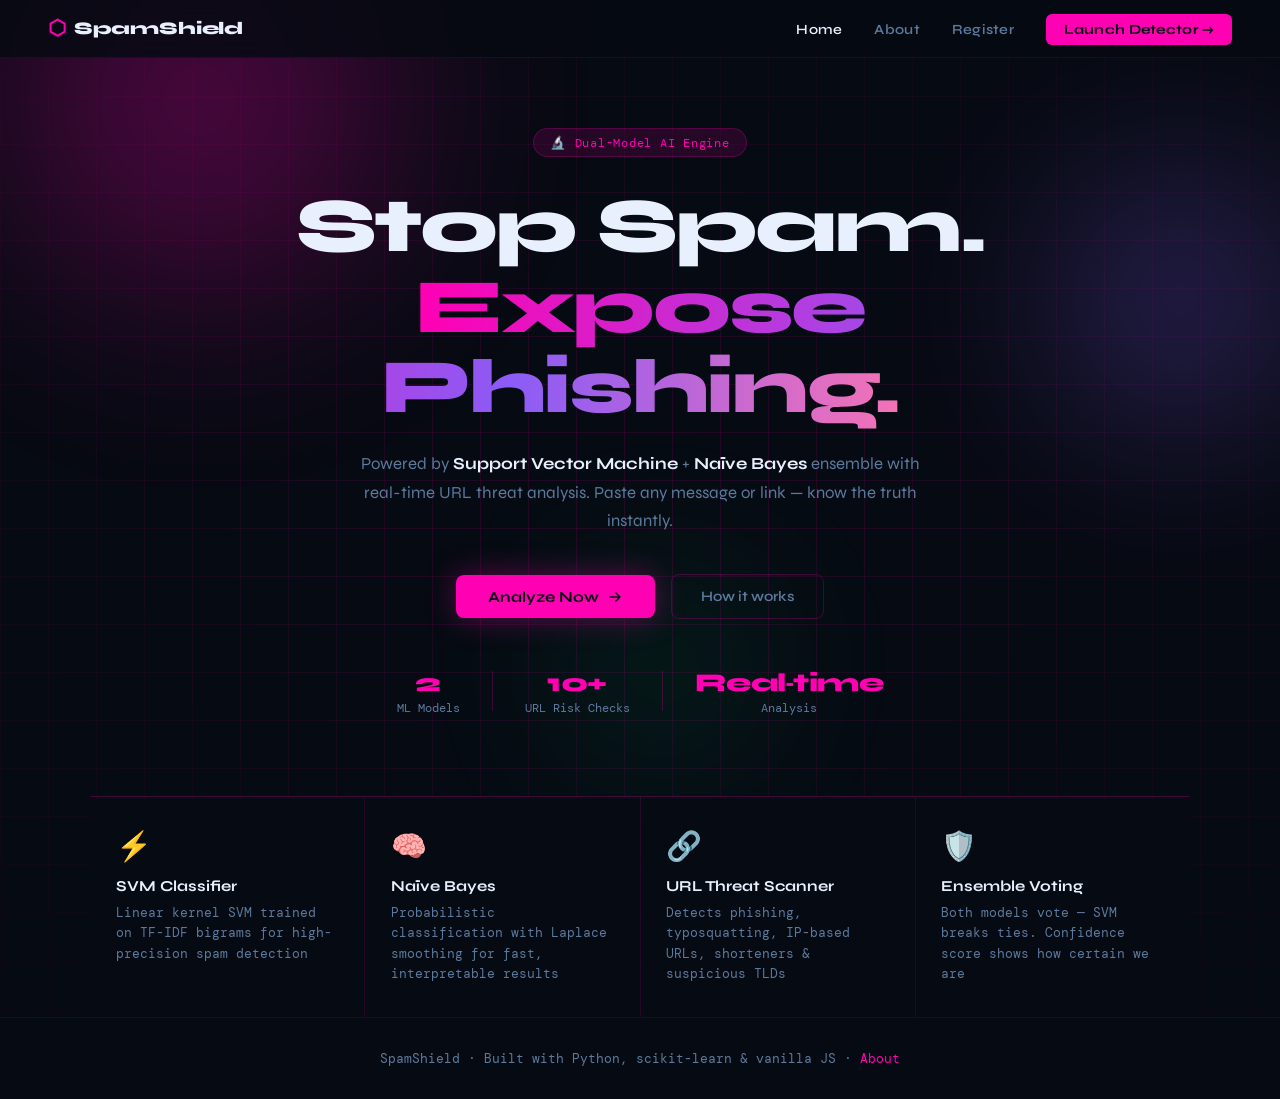
<file: frontend/index.html>
<!DOCTYPE html>
<html lang="en">
<head>
  <meta charset="UTF-8">
  <meta name="viewport" content="width=device-width, initial-scale=1.0">
  <title>SpamShield — AI Spam & Phishing Detector</title>
  <link rel="stylesheet" href="css/style.css">
  <link rel="preconnect" href="https://fonts.googleapis.com">
  <link href="https://fonts.googleapis.com/css2?family=Syne:wght@400;600;700;800&family=DM+Mono:wght@400;500&display=swap" rel="stylesheet">
</head>
<body>

  <!-- NAV -->
  <nav class="nav">
    <a href="index.html" class="nav-logo">
      <span class="logo-icon">⬡</span> SpamShield
    </a>
    <ul class="nav-links">
      <li><a href="index.html" class="active">Home</a></li>
      <li><a href="pages/about.html">About</a></li>
      <li><a href="pages/registration.html">Register</a></li>
      <li><a href="pages/chatbot.html" class="nav-cta">Launch Detector →</a></li>
    </ul>
  </nav>

  <!-- HERO -->
  <section class="hero">
    <div class="hero-bg">
      <div class="grid-overlay"></div>
      <div class="orb orb-1"></div>
      <div class="orb orb-2"></div>
      <div class="orb orb-3"></div>
    </div>
    <div class="hero-inner">
      <div class="pill">🔬 Dual-Model AI Engine</div>
      <h1 class="hero-title">
        Stop Spam.<br>
        <span class="gradient-text">Expose Phishing.</span>
      </h1>
      <p class="hero-sub">
        Powered by <strong>Support Vector Machine</strong> + <strong>Naïve Bayes</strong> ensemble 
        with real-time URL threat analysis. Paste any message or link — know the truth instantly.
      </p>
      <div class="hero-actions">
        <a href="pages/chatbot.html" class="btn-primary">
          <span>Analyze Now</span>
          <svg width="16" height="16" viewBox="0 0 16 16" fill="none"><path d="M3 8h10M9 4l4 4-4 4" stroke="currentColor" stroke-width="1.5" stroke-linecap="round" stroke-linejoin="round"/></svg>
        </a>
        <a href="pages/about.html" class="btn-ghost">How it works</a>
      </div>

      <div class="stat-row">
        <div class="stat">
          <div class="stat-num">2</div>
          <div class="stat-label">ML Models</div>
        </div>
        <div class="stat-divider"></div>
        <div class="stat">
          <div class="stat-num">10+</div>
          <div class="stat-label">URL Risk Checks</div>
        </div>
        <div class="stat-divider"></div>
        <div class="stat">
          <div class="stat-num">Real‑time</div>
          <div class="stat-label">Analysis</div>
        </div>
      </div>
    </div>

    <!-- Feature cards -->
    <div class="feature-strip">
      <div class="feature-card">
        <div class="fc-icon">⚡</div>
        <div class="fc-title">SVM Classifier</div>
        <div class="fc-desc">Linear kernel SVM trained on TF-IDF bigrams for high-precision spam detection</div>
      </div>
      <div class="feature-card">
        <div class="fc-icon">🧠</div>
        <div class="fc-title">Naïve Bayes</div>
        <div class="fc-desc">Probabilistic classification with Laplace smoothing for fast, interpretable results</div>
      </div>
      <div class="feature-card">
        <div class="fc-icon">🔗</div>
        <div class="fc-title">URL Threat Scanner</div>
        <div class="fc-desc">Detects phishing, typosquatting, IP-based URLs, shorteners & suspicious TLDs</div>
      </div>
      <div class="feature-card">
        <div class="fc-icon">🛡️</div>
        <div class="fc-title">Ensemble Voting</div>
        <div class="fc-desc">Both models vote — SVM breaks ties. Confidence score shows how certain we are</div>
      </div>
    </div>
  </section>

  <footer class="footer">
    <p>SpamShield · Built with Python, scikit-learn &amp; vanilla JS · <a href="pages/about.html">About</a></p>
  </footer>

  <script src="js/main.js"></script>
</body>
</html>
</file>
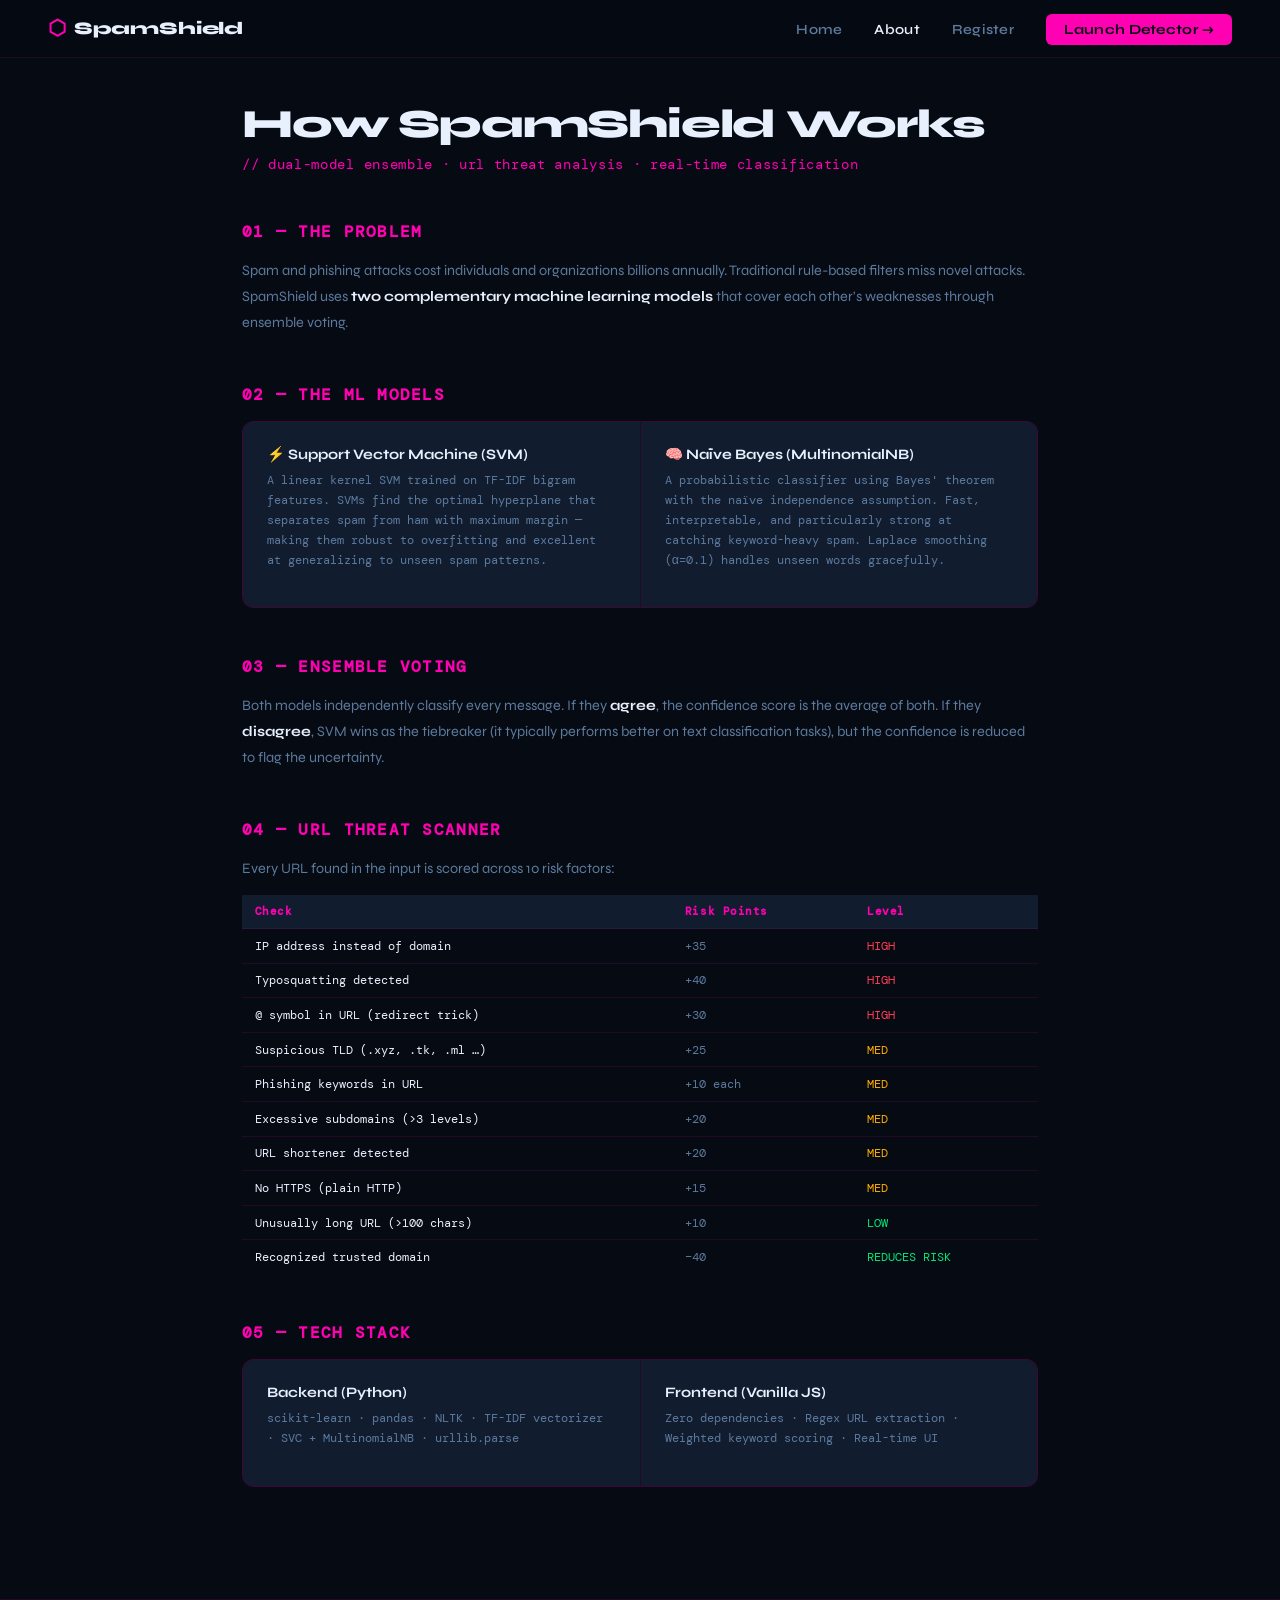
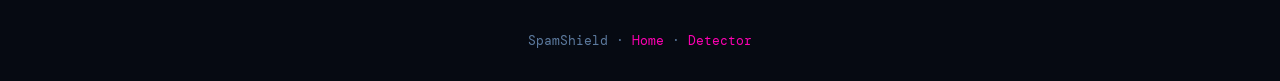
<file: frontend/pages/about.html>
<!DOCTYPE html>
<html lang="en">
<head>
  <meta charset="UTF-8">
  <meta name="viewport" content="width=device-width, initial-scale=1.0">
  <title>SpamShield — About</title>
  <link rel="stylesheet" href="../css/style.css">
  <link rel="preconnect" href="https://fonts.googleapis.com">
  <link href="https://fonts.googleapis.com/css2?family=Syne:wght@400;600;700;800&family=DM+Mono:wght@400;500&display=swap" rel="stylesheet">
</head>
<body>
  <nav class="nav">
    <a href="../index.html" class="nav-logo"><span class="logo-icon">⬡</span> SpamShield</a>
    <ul class="nav-links">
      <li><a href="../index.html">Home</a></li>
      <li><a href="about.html" class="active">About</a></li>
      <li><a href="registration.html">Register</a></li>
      <li><a href="chatbot.html" class="nav-cta">Launch Detector →</a></li>
    </ul>
  </nav>

  <div class="about-page">
    <h1>How SpamShield Works</h1>
    <p class="tagline">// dual-model ensemble · url threat analysis · real-time classification</p>

    <div class="about-section">
      <h2>01 — The Problem</h2>
      <p>Spam and phishing attacks cost individuals and organizations billions annually. Traditional rule-based filters miss novel attacks. SpamShield uses <strong>two complementary machine learning models</strong> that cover each other's weaknesses through ensemble voting.</p>
    </div>

    <div class="about-section">
      <h2>02 — The ML Models</h2>
      <div class="about-grid">
        <div class="about-card">
          <h3>⚡ Support Vector Machine (SVM)</h3>
          <p>A linear kernel SVM trained on TF-IDF bigram features. SVMs find the optimal hyperplane that separates spam from ham with maximum margin — making them robust to overfitting and excellent at generalizing to unseen spam patterns.</p>
        </div>
        <div class="about-card">
          <h3>🧠 Naïve Bayes (MultinomialNB)</h3>
          <p>A probabilistic classifier using Bayes' theorem with the naïve independence assumption. Fast, interpretable, and particularly strong at catching keyword-heavy spam. Laplace smoothing (α=0.1) handles unseen words gracefully.</p>
        </div>
      </div>
    </div>

    <div class="about-section">
      <h2>03 — Ensemble Voting</h2>
      <p>Both models independently classify every message. If they <strong>agree</strong>, the confidence score is the average of both. If they <strong>disagree</strong>, SVM wins as the tiebreaker (it typically performs better on text classification tasks), but the confidence is reduced to flag the uncertainty.</p>
    </div>

    <div class="about-section">
      <h2>04 — URL Threat Scanner</h2>
      <p>Every URL found in the input is scored across 10 risk factors:</p>
      <table class="url-table">
        <thead>
          <tr><th>Check</th><th>Risk Points</th><th>Level</th></tr>
        </thead>
        <tbody>
          <tr><td>IP address instead of domain</td><td>+35</td><td class="risk-high">HIGH</td></tr>
          <tr><td>Typosquatting detected</td><td>+40</td><td class="risk-high">HIGH</td></tr>
          <tr><td>@ symbol in URL (redirect trick)</td><td>+30</td><td class="risk-high">HIGH</td></tr>
          <tr><td>Suspicious TLD (.xyz, .tk, .ml …)</td><td>+25</td><td class="risk-medium">MED</td></tr>
          <tr><td>Phishing keywords in URL</td><td>+10 each</td><td class="risk-medium">MED</td></tr>
          <tr><td>Excessive subdomains (&gt;3 levels)</td><td>+20</td><td class="risk-medium">MED</td></tr>
          <tr><td>URL shortener detected</td><td>+20</td><td class="risk-medium">MED</td></tr>
          <tr><td>No HTTPS (plain HTTP)</td><td>+15</td><td class="risk-medium">MED</td></tr>
          <tr><td>Unusually long URL (&gt;100 chars)</td><td>+10</td><td class="risk-low">LOW</td></tr>
          <tr><td>Recognized trusted domain</td><td>−40</td><td class="risk-low">REDUCES RISK</td></tr>
        </tbody>
      </table>
    </div>

    <div class="about-section">
      <h2>05 — Tech Stack</h2>
      <div class="about-grid">
        <div class="about-card">
          <h3>Backend (Python)</h3>
          <p>scikit-learn · pandas · NLTK · TF-IDF vectorizer · SVC + MultinomialNB · urllib.parse</p>
        </div>
        <div class="about-card">
          <h3>Frontend (Vanilla JS)</h3>
          <p>Zero dependencies · Regex URL extraction · Weighted keyword scoring · Real-time UI</p>
        </div>
      </div>
    </div>
  </div>

  <footer class="footer">
    <p>SpamShield · <a href="../index.html">Home</a> · <a href="chatbot.html">Detector</a></p>
  </footer>
</body>
</html>
</file>
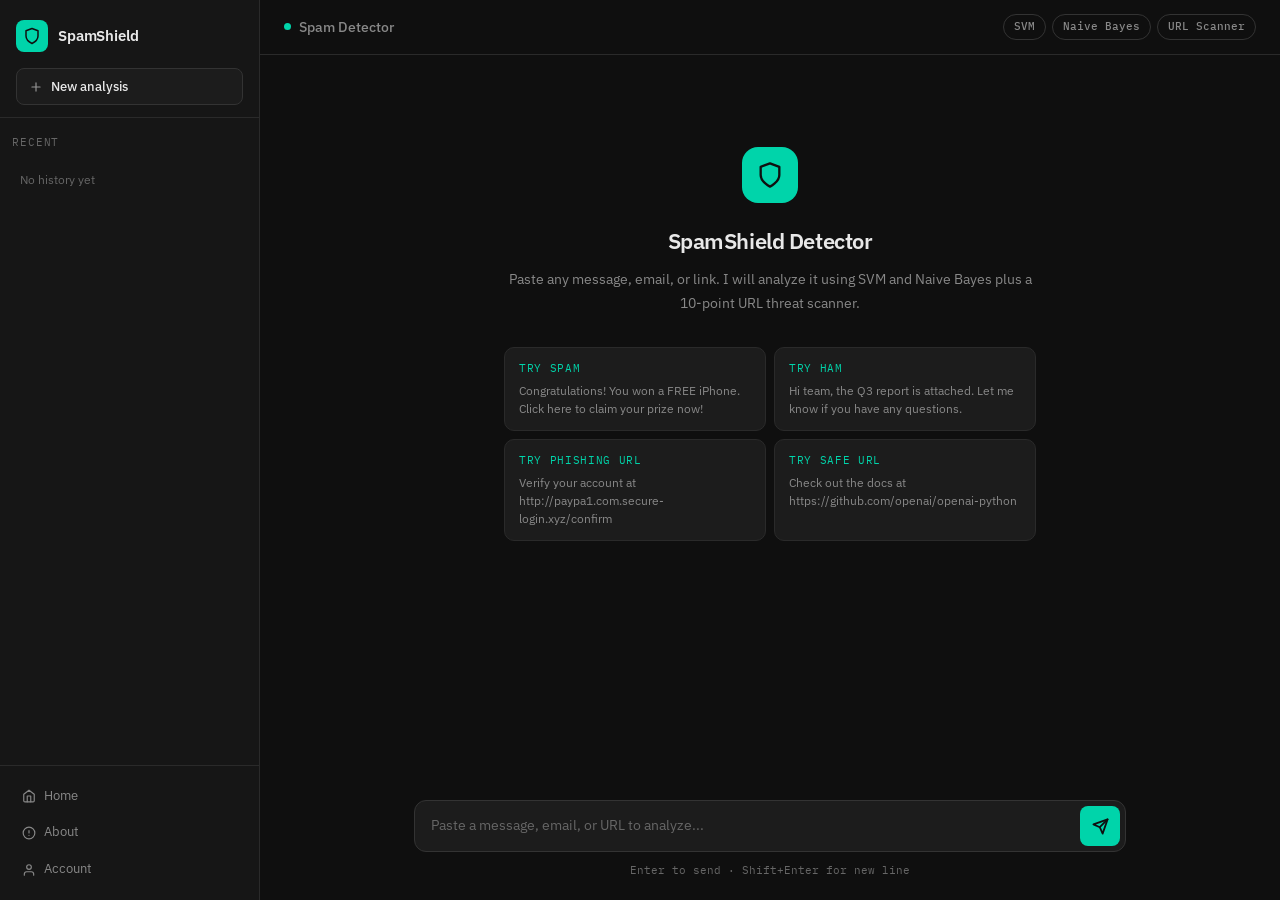
<file: frontend/pages/chatbot.html>
<!DOCTYPE html>
<html lang="en">
<head>
<meta charset="UTF-8">
<meta name="viewport" content="width=device-width, initial-scale=1.0">
<title>SpamShield</title>
<link rel="preconnect" href="https://fonts.googleapis.com">
<link href="https://fonts.googleapis.com/css2?family=IBM+Plex+Sans:wght@400;500;600&family=IBM+Plex+Mono:wght@400;500&display=swap" rel="stylesheet">
<style>
*,*::before,*::after{box-sizing:border-box;margin:0;padding:0}
:root{
  --bg:#0f0f0f;--sidebar:#161616;--surface:#1c1c1c;--surface2:#242424;
  --border:#2a2a2a;--border2:#333;--text:#e8e8e8;--muted:#666;--muted2:#888;
  --cyan:#00d4aa;--cyan-bg:rgba(0,212,170,0.08);
  --red:#ff5252;--red-bg:rgba(255,82,82,0.08);
  --amber:#ffab40;--green:#69f0ae;
  --sans:'IBM Plex Sans',sans-serif;--mono:'IBM Plex Mono',monospace;
}
html,body{height:100%;overflow:hidden}
body{font-family:var(--sans);background:var(--bg);color:var(--text);display:flex;font-size:14px;line-height:1.6}

/* SIDEBAR */
.sidebar{width:260px;min-width:260px;background:var(--sidebar);border-right:1px solid var(--border);display:flex;flex-direction:column;height:100vh;transition:transform .25s}
.sidebar-header{padding:20px 16px 12px;border-bottom:1px solid var(--border)}
.logo{display:flex;align-items:center;gap:10px;margin-bottom:16px;text-decoration:none;color:var(--text)}
.logo-mark{width:32px;height:32px;border-radius:8px;background:var(--cyan);display:flex;align-items:center;justify-content:center;flex-shrink:0}
.logo-mark svg{width:18px;height:18px;color:#0f0f0f}
.logo-name{font-weight:600;font-size:15px;letter-spacing:-.01em}
.new-chat-btn{width:100%;display:flex;align-items:center;gap:8px;padding:9px 12px;background:var(--surface);border:1px solid var(--border2);border-radius:8px;color:var(--text);font-family:var(--sans);font-size:13px;font-weight:500;cursor:pointer;transition:background .15s}
.new-chat-btn:hover{background:var(--surface2)}
.new-chat-btn svg{width:14px;height:14px;opacity:.6}
.sidebar-section{padding:16px 12px 6px;font-size:11px;font-family:var(--mono);letter-spacing:.08em;color:var(--muted);text-transform:uppercase}
.history-list{flex:1;overflow-y:auto;padding:4px 8px}
.history-list::-webkit-scrollbar{width:3px}
.history-list::-webkit-scrollbar-thumb{background:var(--border2);border-radius:3px}
.history-item{display:flex;align-items:center;gap:8px;padding:8px 10px;border-radius:7px;cursor:pointer;color:var(--muted2);font-size:13px;transition:background .12s,color .12s;white-space:nowrap;overflow:hidden;text-overflow:ellipsis}
.history-item:hover{background:var(--surface);color:var(--text)}
.history-item svg{width:13px;height:13px;flex-shrink:0;opacity:.5}
.sidebar-footer{padding:12px;border-top:1px solid var(--border)}
.nav-link{display:flex;align-items:center;gap:8px;padding:8px 10px;border-radius:7px;text-decoration:none;color:var(--muted2);font-size:13px;transition:background .12s,color .12s}
.nav-link:hover{background:var(--surface);color:var(--text)}
.nav-link svg{width:14px;height:14px;flex-shrink:0}

/* MAIN */
.main{flex:1;display:flex;flex-direction:column;height:100vh;overflow:hidden;min-width:0}
.topbar{padding:14px 24px;border-bottom:1px solid var(--border);display:flex;align-items:center;justify-content:space-between;flex-shrink:0}
.topbar-title{font-size:14px;font-weight:500;color:var(--muted2);display:flex;align-items:center;gap:8px}
.status-dot{width:7px;height:7px;border-radius:50%;background:var(--cyan);animation:pulse 2.5s ease infinite}
@keyframes pulse{0%,100%{opacity:1}50%{opacity:.3}}
.topbar-badges{display:flex;gap:6px}
.badge{padding:3px 10px;border-radius:999px;font-size:11px;font-family:var(--mono);font-weight:500;border:1px solid var(--border2);color:var(--muted2)}

/* MESSAGES */
.messages{flex:1;overflow-y:auto;padding:32px 0;scroll-behavior:smooth}
.messages::-webkit-scrollbar{width:4px}
.messages::-webkit-scrollbar-thumb{background:var(--border2);border-radius:4px}
.msg-row{max-width:760px;margin:0 auto 28px;padding:0 24px;display:flex;gap:14px;align-items:flex-start}
.msg-avatar{width:32px;height:32px;border-radius:50%;display:flex;align-items:center;justify-content:center;font-size:13px;font-weight:600;flex-shrink:0;margin-top:2px}
.msg-avatar.user{background:var(--surface2);border:1px solid var(--border2);color:var(--muted2)}
.msg-avatar.bot{background:var(--cyan);color:#0f0f0f;font-size:14px}
.msg-body{flex:1;min-width:0}
.msg-name{font-size:12px;font-weight:600;color:var(--muted);margin-bottom:6px;letter-spacing:.02em}
.msg-text{color:var(--text);font-size:14px;line-height:1.7}
.msg-text.user-text{background:var(--surface);border:1px solid var(--border);border-radius:12px;padding:12px 16px;display:inline-block;max-width:100%}

/* WELCOME */
.welcome{max-width:580px;margin:60px auto 0;padding:0 24px;text-align:center}
.welcome-icon{width:56px;height:56px;border-radius:16px;background:var(--cyan);display:flex;align-items:center;justify-content:center;margin:0 auto 20px}
.welcome-icon svg{width:28px;height:28px;color:#0f0f0f}
.welcome h1{font-size:22px;font-weight:600;letter-spacing:-.02em;margin-bottom:10px}
.welcome p{font-size:14px;color:var(--muted2);line-height:1.7;margin-bottom:32px}
.example-grid{display:grid;grid-template-columns:1fr 1fr;gap:8px;text-align:left}
.example-card{background:var(--surface);border:1px solid var(--border);border-radius:10px;padding:12px 14px;cursor:pointer;transition:background .15s,border-color .15s}
.example-card:hover{background:var(--surface2);border-color:var(--border2)}
.ex-label{font-size:11px;font-family:var(--mono);color:var(--cyan);margin-bottom:4px;letter-spacing:.06em}
.ex-text{font-size:12px;color:var(--muted2);line-height:1.5}

/* RESULT CARD */
.result-card{background:var(--surface);border:1px solid var(--border);border-radius:12px;overflow:hidden;font-size:13px;margin-top:4px}
.rc-top{display:flex;align-items:center;gap:14px;padding:16px 18px;border-bottom:1px solid var(--border)}
.rc-top.spam{background:var(--red-bg)}
.rc-top.ham{background:rgba(105,240,174,.06)}
.verdict-icon{font-size:28px;line-height:1}
.verdict-label{font-size:18px;font-weight:600;letter-spacing:-.01em}
.verdict-label.spam{color:var(--red)}
.verdict-label.ham{color:var(--green)}
.verdict-sub{font-size:12px;color:var(--muted2);font-family:var(--mono);margin-top:2px}
.conf-bar-wrap{padding:14px 18px;border-bottom:1px solid var(--border)}
.conf-bar-label{display:flex;justify-content:space-between;font-size:11px;color:var(--muted);font-family:var(--mono);margin-bottom:6px;text-transform:uppercase;letter-spacing:.06em}
.conf-bar-track{height:4px;background:var(--border2);border-radius:4px;overflow:hidden}
.conf-bar-fill{height:100%;border-radius:4px;width:0;transition:width .8s cubic-bezier(.34,1.56,.64,1)}
.conf-bar-fill.spam{background:var(--red)}
.conf-bar-fill.ham{background:var(--green)}
.models-row{display:grid;grid-template-columns:1fr 1fr;border-bottom:1px solid var(--border)}
.model-cell{padding:12px 18px;border-right:1px solid var(--border)}
.model-cell:last-child{border-right:none}
.model-name{font-size:10px;font-family:var(--mono);color:var(--muted);letter-spacing:.08em;text-transform:uppercase;margin-bottom:5px}
.model-result{display:flex;align-items:center;gap:8px}
.model-verdict{font-size:13px;font-weight:600;font-family:var(--mono)}
.model-verdict.spam{color:var(--red)}
.model-verdict.ham{color:var(--green)}
.model-conf{font-size:11px;color:var(--muted2)}
.mini-bar{height:3px;background:var(--border2);border-radius:3px;margin-top:6px;overflow:hidden}
.mini-bar-fill{height:100%;border-radius:3px;width:0;transition:width .7s ease}
.mini-bar-fill.spam{background:var(--red)}
.mini-bar-fill.ham{background:var(--green)}
.agreement-row{padding:10px 18px;font-size:12px;color:var(--muted2);font-family:var(--mono);border-bottom:1px solid var(--border);background:rgba(255,255,255,.015)}
.url-section{padding:14px 18px}
.url-section-title{font-size:10px;font-family:var(--mono);color:var(--cyan);letter-spacing:.08em;text-transform:uppercase;margin-bottom:10px}
.url-item{border-radius:8px;padding:10px 12px;margin-bottom:8px;border:1px solid}
.url-item:last-child{margin-bottom:0}
.url-item.safe{border-color:rgba(105,240,174,.2);background:rgba(105,240,174,.04)}
.url-item.risky{border-color:rgba(255,171,64,.2);background:rgba(255,171,64,.04)}
.url-item.suspicious{border-color:rgba(255,82,82,.2);background:rgba(255,82,82,.04)}
.url-item.unknown{border-color:var(--border);background:transparent}
.url-item-head{display:flex;align-items:center;justify-content:space-between;margin-bottom:4px;gap:8px}
.url-host{font-family:var(--mono);font-size:11px;color:var(--muted2);overflow:hidden;text-overflow:ellipsis;white-space:nowrap;flex:1;min-width:0}
.url-verdict-badge{font-size:10px;font-family:var(--mono);font-weight:600;padding:2px 8px;border-radius:999px;flex-shrink:0}
.url-item.safe .url-verdict-badge{color:var(--green);background:rgba(105,240,174,.1)}
.url-item.risky .url-verdict-badge{color:var(--amber);background:rgba(255,171,64,.1)}
.url-item.suspicious .url-verdict-badge{color:var(--red);background:rgba(255,82,82,.1)}
.url-item.unknown .url-verdict-badge{color:var(--muted2);background:var(--surface2)}
.url-score{font-size:11px;color:var(--muted);font-family:var(--mono);margin-bottom:6px}
.url-score-track{height:3px;background:var(--border2);border-radius:3px;margin-bottom:8px;overflow:hidden}
.url-score-fill{height:100%;border-radius:3px;width:0;transition:width .6s ease}
.url-item.safe .url-score-fill{background:var(--green)}
.url-item.risky .url-score-fill{background:var(--amber)}
.url-item.suspicious .url-score-fill{background:var(--red)}
.url-flags{list-style:none;display:flex;flex-direction:column;gap:3px}
.url-flags li{font-size:11px;color:var(--muted2);display:flex;align-items:flex-start;gap:6px}
.url-flags li::before{content:'›';color:var(--muted);flex-shrink:0;margin-top:1px}
.url-flags li.good{color:var(--green)}
.url-flags li.good::before{color:var(--green)}

/* TYPING */
.typing{display:flex;gap:4px;align-items:center;padding:4px 2px}
.typing span{width:6px;height:6px;border-radius:50%;background:var(--muted2);animation:tbounce 1.2s ease-in-out infinite}
.typing span:nth-child(2){animation-delay:.15s}
.typing span:nth-child(3){animation-delay:.3s}
@keyframes tbounce{0%,80%,100%{transform:translateY(0);opacity:.4}40%{transform:translateY(-5px);opacity:1}}

/* INPUT */
.input-area{padding:16px 24px 20px;flex-shrink:0;max-width:760px;width:100%;margin:0 auto}
.input-box{background:var(--surface);border:1px solid var(--border2);border-radius:12px;display:flex;align-items:flex-end;transition:border-color .2s;overflow:hidden}
.input-box:focus-within{border-color:var(--cyan)}
#msg-input{flex:1;background:transparent;border:none;outline:none;padding:14px 16px;color:var(--text);font-family:var(--sans);font-size:14px;line-height:1.5;resize:none;max-height:160px;min-height:50px}
#msg-input::placeholder{color:var(--muted)}
#send-btn{background:var(--cyan);border:none;width:40px;height:40px;border-radius:8px;margin:5px;cursor:pointer;display:flex;align-items:center;justify-content:center;flex-shrink:0;transition:opacity .15s,transform .12s}
#send-btn:hover{opacity:.85;transform:scale(1.04)}
#send-btn:disabled{opacity:.3;cursor:not-allowed;transform:none}
#send-btn svg{width:17px;height:17px;color:#0f0f0f}
.input-hint{text-align:center;font-size:11px;color:var(--muted);font-family:var(--mono);margin-top:10px}
.sidebar-toggle{display:none;background:none;border:none;color:var(--muted2);cursor:pointer;padding:4px}
.sidebar-toggle svg{width:18px;height:18px}
@media(max-width:768px){
  .sidebar{position:fixed;left:0;top:0;bottom:0;z-index:200;transform:translateX(-100%)}
  .sidebar.open{transform:translateX(0)}
  .sidebar-toggle{display:flex}
  .topbar{padding:12px 16px}
  .input-area{padding:12px 16px 16px}
  .msg-row{padding:0 16px}
  .example-grid{grid-template-columns:1fr}
}
</style>
</head>
<body>

<aside class="sidebar" id="sidebar">
  <div class="sidebar-header">
    <a href="../index.html" class="logo">
      <div class="logo-mark">
        <svg viewBox="0 0 24 24" fill="none" stroke="currentColor" stroke-width="2" stroke-linecap="round" stroke-linejoin="round"><path d="M12 22s8-4 8-10V5l-8-3-8 3v7c0 6 8 10 8 10z"/></svg>
      </div>
      <span class="logo-name">SpamShield</span>
    </a>
    <button class="new-chat-btn" onclick="newChat()">
      <svg viewBox="0 0 24 24" fill="none" stroke="currentColor" stroke-width="2" stroke-linecap="round" stroke-linejoin="round"><line x1="12" y1="5" x2="12" y2="19"/><line x1="5" y1="12" x2="19" y2="12"/></svg>
      New analysis
    </button>
  </div>
  <div class="sidebar-section">Recent</div>
  <div class="history-list" id="history-list"></div>
  <div class="sidebar-footer">
    <a href="../index.html" class="nav-link">
      <svg viewBox="0 0 24 24" fill="none" stroke="currentColor" stroke-width="2" stroke-linecap="round" stroke-linejoin="round"><path d="M3 9l9-7 9 7v11a2 2 0 0 1-2 2H5a2 2 0 0 1-2-2z"/><polyline points="9 22 9 12 15 12 15 22"/></svg>
      Home
    </a>
    <a href="about.html" class="nav-link">
      <svg viewBox="0 0 24 24" fill="none" stroke="currentColor" stroke-width="2" stroke-linecap="round" stroke-linejoin="round"><circle cx="12" cy="12" r="10"/><line x1="12" y1="8" x2="12" y2="12"/><line x1="12" y1="16" x2="12.01" y2="16"/></svg>
      About
    </a>
    <a href="registration.html" class="nav-link">
      <svg viewBox="0 0 24 24" fill="none" stroke="currentColor" stroke-width="2" stroke-linecap="round" stroke-linejoin="round"><path d="M20 21v-2a4 4 0 0 0-4-4H8a4 4 0 0 0-4 4v2"/><circle cx="12" cy="7" r="4"/></svg>
      Account
    </a>
  </div>
</aside>

<div class="main">
  <div class="topbar">
    <div style="display:flex;align-items:center;gap:10px">
      <button class="sidebar-toggle" onclick="toggleSidebar()">
        <svg viewBox="0 0 24 24" fill="none" stroke="currentColor" stroke-width="2" stroke-linecap="round" stroke-linejoin="round"><line x1="3" y1="12" x2="21" y2="12"/><line x1="3" y1="6" x2="21" y2="6"/><line x1="3" y1="18" x2="21" y2="18"/></svg>
      </button>
      <div class="topbar-title">
        <div class="status-dot"></div>
        <span>Spam Detector</span>
      </div>
    </div>
    <div class="topbar-badges">
      <span class="badge">SVM</span>
      <span class="badge">Naive Bayes</span>
      <span class="badge">URL Scanner</span>
    </div>
  </div>

  <div class="messages" id="messages">
    <div class="welcome" id="welcome">
      <div class="welcome-icon">
        <svg viewBox="0 0 24 24" fill="none" stroke="currentColor" stroke-width="2" stroke-linecap="round" stroke-linejoin="round"><path d="M12 22s8-4 8-10V5l-8-3-8 3v7c0 6 8 10 8 10z"/></svg>
      </div>
      <h1>SpamShield Detector</h1>
      <p>Paste any message, email, or link. I will analyze it using SVM and Naive Bayes plus a 10-point URL threat scanner.</p>
      <div class="example-grid">
        <div class="example-card" onclick="useExample(this)">
          <div class="ex-label">TRY SPAM</div>
          <div class="ex-text">Congratulations! You won a FREE iPhone. Click here to claim your prize now!</div>
        </div>
        <div class="example-card" onclick="useExample(this)">
          <div class="ex-label">TRY HAM</div>
          <div class="ex-text">Hi team, the Q3 report is attached. Let me know if you have any questions.</div>
        </div>
        <div class="example-card" onclick="useExample(this)">
          <div class="ex-label">TRY PHISHING URL</div>
          <div class="ex-text">Verify your account at http://paypa1.com.secure-login.xyz/confirm</div>
        </div>
        <div class="example-card" onclick="useExample(this)">
          <div class="ex-label">TRY SAFE URL</div>
          <div class="ex-text">Check out the docs at https://github.com/openai/openai-python</div>
        </div>
      </div>
    </div>
  </div>

  <div class="input-area">
    <div class="input-box">
      <textarea id="msg-input" placeholder="Paste a message, email, or URL to analyze..." rows="1"></textarea>
      <button id="send-btn" onclick="handleSend()" title="Analyze">
        <svg viewBox="0 0 24 24" fill="none" stroke="currentColor" stroke-width="2.5" stroke-linecap="round" stroke-linejoin="round"><line x1="22" y1="2" x2="11" y2="13"/><polygon points="22 2 15 22 11 13 2 9 22 2"/></svg>
      </button>
    </div>
    <div class="input-hint">Enter to send &middot; Shift+Enter for new line</div>
  </div>
</div>

<script>
const URLScanner=(()=>{
  const BAD_TLDS=['.xyz','.tk','.ml','.ga','.cf','.gq','.pw','.top','.click','.link','.download'];
  const PHISH_KW=['login','verify','account','update','secure','bank','paypal','free','win','prize','urgent','confirm','suspend'];
  const SHORTENERS=['bit.ly','tinyurl.com','t.co','goo.gl','ow.ly','is.gd','buff.ly'];
  const TRUSTED=new Set(['google.com','youtube.com','facebook.com','twitter.com','instagram.com','amazon.com','microsoft.com','apple.com','github.com','linkedin.com','wikipedia.org','reddit.com','netflix.com','stackoverflow.com','gmail.com']);
  const TYPOS={'g00gle':'google','paypa1':'paypal','amaz0n':'amazon','faceb00k':'facebook','micros0ft':'microsoft','app1e':'apple'};
  function extractURLs(t){return[...new Set((t.match(/(https?:\/\/[^\s]+|www\.[^\s]+)/gi)||[]))]}
  function analyze(raw){
    const r={url:raw,score:0,flags:[],verdict:'',cls:'unknown'};
    try{
      const url=raw.startsWith('http')?raw:'http://'+raw;
      const p=new URL(url);
      const domain=p.hostname.replace(/^www\./,'').toLowerCase();
      const lower=url.toLowerCase();
      const base=domain.split('.').slice(-2).join('.');
      if(TRUSTED.has(base)){r.score-=40;r.flags.push({t:'Trusted domain: '+base,good:true})}
      if(p.protocol==='http:'){r.score+=15;r.flags.push({t:'No HTTPS'})}
      if(/^\d{1,3}(\.\d{1,3}){3}$/.test(domain)){r.score+=35;r.flags.push({t:'IP address instead of domain'})}
      const badTld=BAD_TLDS.find(t=>domain.endsWith(t));
      if(badTld){r.score+=25;r.flags.push({t:'Suspicious TLD: '+badTld})}
      const kws=PHISH_KW.filter(k=>lower.includes(k));
      if(kws.length){r.score+=Math.min(kws.length*10,30);r.flags.push({t:'Phishing keywords: '+kws.slice(0,3).join(', ')})}
      if(domain.split('.').length-1>3){r.score+=20;r.flags.push({t:'Excessive subdomains'})}
      if(raw.length>100){r.score+=10;r.flags.push({t:'Long URL ('+raw.length+' chars)'})}
      if(SHORTENERS.some(s=>domain.includes(s))){r.score+=20;r.flags.push({t:'URL shortener - destination hidden'})}
      if(raw.includes('@')){r.score+=30;r.flags.push({t:'@ in URL - deceptive redirect'})}
      for(const[fake,real]of Object.entries(TYPOS)){if(domain.includes(fake)){r.score+=40;r.flags.push({t:'Typosquatting "'+real+'"'});break}}
      r.score=Math.min(100,Math.max(0,r.score));
      if(r.score>=60){r.verdict='SUSPICIOUS';r.cls='suspicious'}
      else if(r.score>=30){r.verdict='RISKY';r.cls='risky'}
      else{r.verdict='SAFE';r.cls='safe'}
    }catch{r.verdict='UNKNOWN';r.cls='unknown'}
    return r;
  }
  return{extractURLs,analyze};
})();

const Classifier=(()=>{
  const STRONG=['win','winner','prize','lottery','free','claim','urgent','act now','limited time','click here','verify your account','congratulations','selected','reward','cash','million','inheritance','nigerian','prince','bank account','password','credit card','100% free','risk free','guarantee','work from home','earn money','make money'];
  const MODERATE=['offer','deal','discount','save','buy','order','subscribe','bonus','exclusive','promo','sale','cheap','lowest price'];
  const MILD=['click','link','visit','check','http'];
  const HAM=['meeting','schedule','project','update','team','report','please','attached','regarding','following up','thanks','let me know','hi','hello','good morning','dear','best regards','sincerely','looking forward','please find','kind regards'];
  function nb(text){
    const l=text.toLowerCase();let s=0;
    STRONG.forEach(f=>{if(l.includes(f))s+=3});
    MODERATE.forEach(f=>{if(l.includes(f))s+=1.5});
    MILD.forEach(f=>{if(l.includes(f))s+=.7});
    HAM.forEach(f=>{if(l.includes(f))s-=1.5});
    s+=(text.match(/!/g)||[]).length*.5;
    s+=(text.match(/\b[A-Z]{2,}\b/g)||[]).length*.4;
    const norm=Math.max(0,Math.min(s,18))/18;
    const label=norm>=.38?'spam':'ham';
    return{label,conf:Math.round((label==='spam'?norm:1-norm)*100)};
  }
  function sv(text){
    const l=text.toLowerCase();let s=0;
    STRONG.forEach(f=>{if(l.includes(f))s+=2.8});
    MODERATE.forEach(f=>{if(l.includes(f))s+=1.2});
    MILD.forEach(f=>{if(l.includes(f))s+=.5});
    HAM.forEach(f=>{if(l.includes(f))s-=2.2});
    s+=URLScanner.extractURLs(text).length*.9;
    s+=(text.match(/!/g)||[]).length*.65;
    s+=(text.match(/\b[A-Z]{2,}\b/g)||[]).length*.55;
    const norm=Math.max(0,Math.min(s,16))/16;
    const label=norm>=.36?'spam':'ham';
    return{label,conf:Math.round((label==='spam'?norm:1-norm)*100)};
  }
  function classify(text){
    const n=nb(text),s=sv(text);
    let label,conf,agreement;
    if(n.label===s.label){label=n.label;conf=Math.round((n.conf+s.conf)/2);agreement='Both models agree'}
    else{label=s.label;conf=Math.round(s.conf*.72);agreement='Models disagree - SVM used as tiebreaker'}
    return{label,conf,agreement,nb:n,svm:s};
  }
  return{classify};
})();

let history=[];
try{history=JSON.parse(localStorage.getItem('ss_history')||'[]')}catch{}

function saveHistory(){try{localStorage.setItem('ss_history',JSON.stringify(history))}catch{}}

function renderHistory(){
  const el=document.getElementById('history-list');
  if(!history.length){el.innerHTML='<div style="padding:8px 12px;font-size:12px;color:var(--muted)">No history yet</div>';return}
  el.innerHTML=history.slice().reverse().map(h=>`
    <div class="history-item">
      <svg viewBox="0 0 24 24" fill="none" stroke="currentColor" stroke-width="2" stroke-linecap="round" stroke-linejoin="round"><path d="M21 15a2 2 0 0 1-2 2H7l-4 4V5a2 2 0 0 1 2-2h14a2 2 0 0 1 2 2z"/></svg>
      ${h.preview}
    </div>`).join('');
}

function esc(s){return s.replace(/&/g,'&amp;').replace(/</g,'&lt;').replace(/>/g,'&gt;')}

function appendUserMsg(text){
  hideWelcome();
  const wrap=document.getElementById('messages');
  const row=document.createElement('div');
  row.className='msg-row';
  row.innerHTML=`<div class="msg-avatar user">U</div><div class="msg-body"><div class="msg-name">You</div><div class="msg-text user-text">${esc(text)}</div></div>`;
  wrap.appendChild(row);scrollBottom();
}

function appendTyping(){
  const wrap=document.getElementById('messages');
  const row=document.createElement('div');
  row.className='msg-row';row.id='typing-row';
  row.innerHTML=`<div class="msg-avatar bot">S</div><div class="msg-body"><div class="msg-name">SpamShield</div><div class="msg-text"><div class="typing"><span></span><span></span><span></span></div></div></div>`;
  wrap.appendChild(row);scrollBottom();
}

function removeTyping(){const el=document.getElementById('typing-row');if(el)el.remove()}

function appendBotMsg(html){
  const wrap=document.getElementById('messages');
  const row=document.createElement('div');
  row.className='msg-row';
  row.innerHTML=`<div class="msg-avatar bot">S</div><div class="msg-body"><div class="msg-name">SpamShield</div><div class="msg-text">${html}</div></div>`;
  wrap.appendChild(row);scrollBottom();
  setTimeout(()=>{row.querySelectorAll('[data-w]').forEach(el=>{el.style.width=el.dataset.w+'%'})},60);
}

function buildResult(text){
  const cls=Classifier.classify(text);
  const scans=URLScanner.extractURLs(text).map(u=>URLScanner.analyze(u));
  const isSpam=cls.label==='spam';
  const vc=isSpam?'spam':'ham';
  const icon=isSpam?'<span style="font-size:28px">&#128680;</span>':'<span style="font-size:28px">&#9989;</span>';
  let h=`<div class="result-card">
  <div class="rc-top ${vc}">${icon}<div><div class="verdict-label ${vc}">${cls.label.toUpperCase()}</div><div class="verdict-sub">Ensemble confidence: ${cls.conf}%</div></div></div>
  <div class="conf-bar-wrap"><div class="conf-bar-label"><span>Confidence</span><span>${cls.conf}%</span></div><div class="conf-bar-track"><div class="conf-bar-fill ${vc}" data-w="${cls.conf}"></div></div></div>
  <div class="models-row">
    <div class="model-cell"><div class="model-name">Naive Bayes</div><div class="model-result"><div class="model-verdict ${cls.nb.label}">${cls.nb.label.toUpperCase()}</div><div class="model-conf">${cls.nb.conf}%</div></div><div class="mini-bar"><div class="mini-bar-fill ${cls.nb.label}" data-w="${cls.nb.conf}"></div></div></div>
    <div class="model-cell"><div class="model-name">SVM</div><div class="model-result"><div class="model-verdict ${cls.svm.label}">${cls.svm.label.toUpperCase()}</div><div class="model-conf">${cls.svm.conf}%</div></div><div class="mini-bar"><div class="mini-bar-fill ${cls.svm.label}" data-w="${cls.svm.conf}"></div></div></div>
  </div>
  <div class="agreement-row">${cls.agreement}</div>`;
  if(scans.length){
    h+=`<div class="url-section"><div class="url-section-title">URL Threat Analysis &mdash; ${scans.length} link${scans.length>1?'s':''} found</div>`;
    scans.forEach(s=>{
      const short=s.url.length>55?s.url.slice(0,55)+'...':s.url;
      const flags=s.flags.map(f=>`<li class="${f.good?'good':''}">${f.t}</li>`).join('');
      h+=`<div class="url-item ${s.cls}"><div class="url-item-head"><div class="url-host">${short}</div><div class="url-verdict-badge">${s.verdict}</div></div><div class="url-score">Risk score: ${s.score}/100</div><div class="url-score-track"><div class="url-score-fill" data-w="${s.score}"></div></div>${flags?`<ul class="url-flags">${flags}</ul>`:''}</div>`;
    });
    h+=`</div>`;
  }
  h+=`</div>`;
  return h;
}

let busy=false;
function handleSend(){
  if(busy)return;
  const inp=document.getElementById('msg-input');
  const text=inp.value.trim();
  if(!text)return;
  inp.value='';inp.style.height='auto';
  busy=true;document.getElementById('send-btn').disabled=true;
  appendUserMsg(text);appendTyping();
  setTimeout(()=>{
    removeTyping();
    const greets=['hi','hello','hey','sup','hiya'];
    if(greets.includes(text.toLowerCase())){
      appendBotMsg('<span>Hi! Paste any message, email, or URL and I will analyze it for spam and phishing threats.</span>');
    }else{
      appendBotMsg(buildResult(text));
    }
    const preview=text.length>40?text.slice(0,40)+'...':text;
    history.push({preview,time:Date.now()});
    if(history.length>30)history.shift();
    saveHistory();renderHistory();
    busy=false;document.getElementById('send-btn').disabled=false;
    inp.focus();
  },600+Math.random()*400);
}

function newChat(){
  document.getElementById('messages').innerHTML='';
  const w=document.createElement('div');
  w.className='welcome';w.id='welcome';
  w.innerHTML=`<div class="welcome-icon"><svg viewBox="0 0 24 24" fill="none" stroke="currentColor" stroke-width="2" stroke-linecap="round" stroke-linejoin="round"><path d="M12 22s8-4 8-10V5l-8-3-8 3v7c0 6 8 10 8 10z"/></svg></div><h1>SpamShield Detector</h1><p>Paste any message, email, or link to analyze it for spam and phishing threats.</p><div class="example-grid"><div class="example-card" onclick="useExample(this)"><div class="ex-label">TRY SPAM</div><div class="ex-text">Congratulations! You won a FREE iPhone. Click here to claim your prize now!</div></div><div class="example-card" onclick="useExample(this)"><div class="ex-label">TRY HAM</div><div class="ex-text">Hi team, the Q3 report is attached. Let me know if you have any questions.</div></div><div class="example-card" onclick="useExample(this)"><div class="ex-label">TRY PHISHING URL</div><div class="ex-text">Verify your account at http://paypa1.com.secure-login.xyz/confirm</div></div><div class="example-card" onclick="useExample(this)"><div class="ex-label">TRY SAFE URL</div><div class="ex-text">Check out the docs at https://github.com/openai/openai-python</div></div></div>`;
  document.getElementById('messages').appendChild(w);
}

function hideWelcome(){const w=document.getElementById('welcome');if(w)w.remove()}
function useExample(card){document.getElementById('msg-input').value=card.querySelector('.ex-text').textContent;handleSend()}
function scrollBottom(){const el=document.getElementById('messages');el.scrollTop=el.scrollHeight}
function toggleSidebar(){document.getElementById('sidebar').classList.toggle('open')}

const ta=document.getElementById('msg-input');
ta.addEventListener('input',function(){this.style.height='auto';this.style.height=Math.min(this.scrollHeight,160)+'px'});
ta.addEventListener('keydown',function(e){if(e.key==='Enter'&&!e.shiftKey){e.preventDefault();handleSend()}});

renderHistory();
</script>
</body>
</html>
</file>
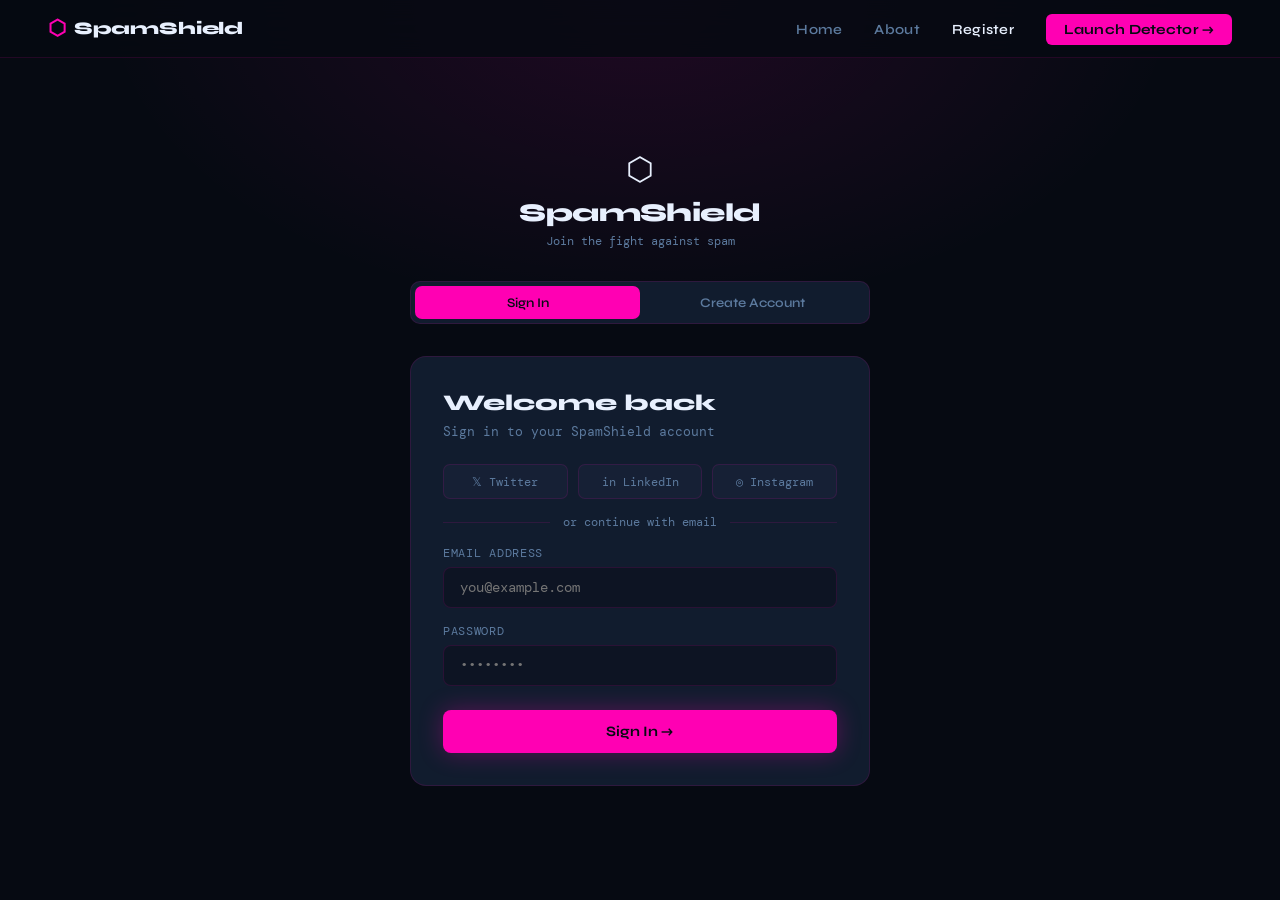
<file: frontend/pages/registration.html>
<!DOCTYPE html>
<html lang="en">
<head>
  <meta charset="UTF-8">
  <meta name="viewport" content="width=device-width, initial-scale=1.0">
  <title>SpamShield — Register</title>
  <link rel="stylesheet" href="../css/style.css">
  <link rel="preconnect" href="https://fonts.googleapis.com">
  <link href="https://fonts.googleapis.com/css2?family=Syne:wght@400;600;700;800&family=DM+Mono:wght@400;500&display=swap" rel="stylesheet">
</head>
<body>
  <nav class="nav">
    <a href="../index.html" class="nav-logo"><span class="logo-icon">⬡</span> SpamShield</a>
    <ul class="nav-links">
      <li><a href="../index.html">Home</a></li>
      <li><a href="about.html">About</a></li>
      <li><a href="registration.html" class="active">Register</a></li>
      <li><a href="chatbot.html" class="nav-cta">Launch Detector →</a></li>
    </ul>
  </nav>

  <div class="reg-page">
    <div class="reg-container">
      <div style="text-align:center;margin-bottom:2rem">
        <div style="font-size:2rem;margin-bottom:0.5rem">⬡</div>
        <h1 style="font-size:1.6rem;font-weight:800;letter-spacing:-0.02em">SpamShield</h1>
        <p style="font-size:0.78rem;color:var(--muted);font-family:var(--mono);margin-top:0.3rem">Join the fight against spam</p>
      </div>

      <div class="reg-toggle">
        <button class="toggle-btn active" onclick="showPanel('login',this)">Sign In</button>
        <button class="toggle-btn" onclick="showPanel('register',this)">Create Account</button>
      </div>

      <!-- LOGIN -->
      <div class="reg-card active" id="panel-login">
        <h2>Welcome back</h2>
        <p>Sign in to your SpamShield account</p>
        <div class="social-row">
          <a class="social-btn" href="https://twitter.com/i/flow/login" target="_blank">𝕏 Twitter</a>
          <a class="social-btn" href="https://in.linkedin.com/" target="_blank">in LinkedIn</a>
          <a class="social-btn" href="https://www.instagram.com/accounts/login/" target="_blank">◎ Instagram</a>
        </div>
        <div class="reg-divider"><span>or continue with email</span></div>
        <div class="form-field">
          <label>EMAIL ADDRESS</label>
          <input type="email" placeholder="you@example.com">
        </div>
        <div class="form-field">
          <label>PASSWORD</label>
          <input type="password" placeholder="••••••••">
        </div>
        <button class="form-submit" onclick="handleLogin()">Sign In →</button>
      </div>

      <!-- REGISTER -->
      <div class="reg-card" id="panel-register">
        <h2>Create account</h2>
        <p>Start detecting spam in seconds</p>
        <div class="social-row">
          <a class="social-btn" href="https://twitter.com/i/flow/login" target="_blank">𝕏 Twitter</a>
          <a class="social-btn" href="https://in.linkedin.com/" target="_blank">in LinkedIn</a>
          <a class="social-btn" href="https://www.instagram.com/accounts/login/" target="_blank">◎ Instagram</a>
        </div>
        <div class="reg-divider"><span>or use email</span></div>
        <div class="form-field">
          <label>FULL NAME</label>
          <input type="text" placeholder="Your Name">
        </div>
        <div class="form-field">
          <label>EMAIL ADDRESS</label>
          <input type="email" placeholder="you@example.com">
        </div>
        <div class="form-field">
          <label>PASSWORD</label>
          <input type="password" placeholder="Min. 8 characters">
        </div>
        <button class="form-submit" onclick="handleRegister()">Create Account →</button>
      </div>
    </div>
  </div>

  <script>
    function showPanel(name, btn) {
      document.querySelectorAll('.reg-card').forEach(c => c.classList.remove('active'));
      document.querySelectorAll('.toggle-btn').forEach(b => b.classList.remove('active'));
      document.getElementById('panel-' + name).classList.add('active');
      btn.classList.add('active');
    }
    function handleLogin() {
      alert('Login functionality requires backend integration. See backend/app.py');
    }
    function handleRegister() {
      alert('Registration requires backend integration. See backend/app.py');
    }
  </script>
</body>
</html>
</file>
<file: frontend/css/style.css>
/* ════════════════════════════════════════════════
   SPAMSHIELD — Global Styles
   Aesthetic: Dark terminal + neon cyber
   ════════════════════════════════════════════════ */

   @import url('https://fonts.googleapis.com/css2?family=Syne:wght@400;600;700;800&family=DM+Mono:wght@400;500&display=swap');

   /* ── Variables ── */
   :root {
     --bg:        #060a12;
     --bg2:       #0d1423;
     --surface:   #111c2e;
     --surface2:  #162035;
     --border:    rgba(255,0,179,0.12);
     --border2:   rgba(255,0,179,0.22);
   
     --purple:     #ff00b3;
     --purple-rgb: 255, 0, 179;
     --purple-dim: rgba(255,0,179,0.12);
     --violet:     #8b5cf6;
     --violet-dim: rgba(139,92,246,0.15);
     --green:      #00e676;
     --red:        #ff3d57;
     --amber:      #ffab00;
   
     --text:  #e8f0fe;
     --muted: #5c7a9e;
     --mono:  'DM Mono', monospace;
     --sans:  'Syne', sans-serif;
   }
   
   /* ── Reset ── */
   *, *::before, *::after { box-sizing: border-box; margin: 0; padding: 0; }
   html { scroll-behavior: smooth; }
   body {
     font-family: var(--sans);
     background: var(--bg);
     color: var(--text);
     min-height: 100vh;
     overflow-x: hidden;
     -webkit-font-smoothing: antialiased;
   }
   a { text-decoration: none; color: inherit; }
   
   /* ════════════════════════
      NAV
      ════════════════════════ */
   .nav {
     position: fixed;
     top: 0; left: 0; right: 0;
     z-index: 100;
     display: flex;
     align-items: center;
     justify-content: space-between;
     padding: 1rem 3rem;
     background: rgba(6,10,18,0.85);
     backdrop-filter: blur(20px);
     border-bottom: 1px solid var(--border);
   }
   
   .nav-logo {
     font-weight: 800;
     font-size: 1.1rem;
     letter-spacing: -0.01em;
     display: flex;
     align-items: center;
     gap: 0.5rem;
     color: var(--text);
   }
   .logo-icon {
     color: var(--purple);
     font-size: 1.3rem;
   }
   
   .nav-links {
     list-style: none;
     display: flex;
     align-items: center;
     gap: 2rem;
   }
   .nav-links a {
     font-size: 0.875rem;
     font-weight: 600;
     color: var(--muted);
     transition: color 0.2s;
     letter-spacing: 0.02em;
   }
   .nav-links a:hover, .nav-links a.active { color: var(--text); }
   .nav-cta {
     background: var(--purple);
     color: var(--bg) !important;
     padding: 0.45rem 1.1rem;
     border-radius: 6px;
     font-weight: 700 !important;
     transition: opacity 0.2s, transform 0.15s !important;
   }
   .nav-cta:hover { opacity: 0.9; transform: translateY(-1px); }
   
   /* ════════════════════════
      HERO
      ════════════════════════ */
   .hero {
     min-height: 100vh;
     display: flex;
     flex-direction: column;
     align-items: center;
     padding: 8rem 2rem 0;
     position: relative;
     overflow: hidden;
   }
   
   .hero-bg {
     position: absolute;
     inset: 0;
     pointer-events: none;
     z-index: 0;
   }
   .grid-overlay {
     position: absolute;
     inset: 0;
     background-image:
       linear-gradient(var(--border) 1px, transparent 1px),
       linear-gradient(90deg, var(--border) 1px, transparent 1px);
     background-size: 48px 48px;
     mask-image: radial-gradient(ellipse 80% 80% at 50% 50%, black, transparent);
   }
   .orb {
     position: absolute;
     border-radius: 50%;
     filter: blur(80px);
     opacity: 0.35;
   }
   .orb-1 {
     width: 600px; height: 600px;
     background: radial-gradient(circle, var(--purple), transparent 70%);
     top: -200px; left: -100px;
     animation: drift 12s ease-in-out infinite alternate;
   }
   .orb-2 {
     width: 400px; height: 400px;
     background: radial-gradient(circle, var(--violet), transparent 70%);
     top: 100px; right: -100px;
     animation: drift 10s ease-in-out infinite alternate-reverse;
   }
   .orb-3 {
     width: 300px; height: 300px;
     background: radial-gradient(circle, #00e676, transparent 70%);
     bottom: 200px; left: 40%;
     opacity: 0.15;
     animation: drift 14s ease-in-out infinite alternate;
   }
   @keyframes drift {
     from { transform: translate(0, 0) scale(1); }
     to   { transform: translate(30px, 20px) scale(1.08); }
   }
   
   .hero-inner {
     position: relative;
     z-index: 1;
     text-align: center;
     max-width: 820px;
     margin: 0 auto;
     animation: fadeUp 0.8s ease both;
   }
   @keyframes fadeUp {
     from { opacity: 0; transform: translateY(24px); }
     to   { opacity: 1; transform: translateY(0); }
   }
   
   .pill {
     display: inline-flex;
     align-items: center;
     gap: 0.4rem;
     background: var(--purple-dim);
     border: 1px solid var(--border2);
     color: var(--purple);
     font-family: var(--mono);
     font-size: 0.78rem;
     letter-spacing: 0.06em;
     padding: 0.35rem 1rem;
     border-radius: 999px;
     margin-bottom: 1.8rem;
   }
   
   .hero-title {
     font-size: clamp(2.8rem, 6vw, 5rem);
     font-weight: 800;
     line-height: 1.05;
     letter-spacing: -0.03em;
     margin-bottom: 1.4rem;
   }
   .gradient-text {
     background: linear-gradient(90deg, var(--purple) 0%, var(--violet) 60%, #f472b6 100%);
     -webkit-background-clip: text;
     -webkit-text-fill-color: transparent;
     background-clip: text;
   }
   
   .hero-sub {
     font-size: 1.05rem;
     color: var(--muted);
     line-height: 1.7;
     max-width: 580px;
     margin: 0 auto 2.4rem;
   }
   .hero-sub strong { color: var(--text); }
   
   .hero-actions {
     display: flex;
     align-items: center;
     justify-content: center;
     gap: 1rem;
     margin-bottom: 3rem;
   }
   .btn-primary {
     display: inline-flex;
     align-items: center;
     gap: 0.5rem;
     background: var(--purple);
     color: var(--bg);
     font-weight: 700;
     font-size: 0.95rem;
     padding: 0.8rem 2rem;
     border-radius: 8px;
     transition: transform 0.15s, box-shadow 0.2s;
     box-shadow: 0 0 30px rgba(var(--purple-rgb), 0.35);
   }
   .btn-primary:hover {
     transform: translateY(-2px);
     box-shadow: 0 4px 40px rgba(var(--purple-rgb), 0.5);
   }
   .btn-ghost {
     font-size: 0.9rem;
     font-weight: 600;
     color: var(--muted);
     border: 1px solid var(--border2);
     padding: 0.8rem 1.8rem;
     border-radius: 8px;
     transition: color 0.2s, border-color 0.2s;
   }
   .btn-ghost:hover { color: var(--text); border-color: var(--purple); }
   
   /* Stats row */
   .stat-row {
     display: flex;
     align-items: center;
     justify-content: center;
     gap: 2rem;
     margin-bottom: 5rem;
     animation: fadeUp 0.8s 0.2s ease both;
   }
   .stat-num {
     font-size: 1.6rem;
     font-weight: 800;
     color: var(--purple);
     letter-spacing: -0.02em;
   }
   .stat-label {
     font-size: 0.75rem;
     color: var(--muted);
     font-family: var(--mono);
     margin-top: 2px;
   }
   .stat-divider {
     width: 1px;
     height: 40px;
     background: var(--border2);
   }
   
   /* Feature strip */
   .feature-strip {
     position: relative;
     z-index: 1;
     display: grid;
     grid-template-columns: repeat(4, 1fr);
     gap: 1px;
     width: 100%;
     max-width: 1100px;
     margin: 0 auto;
     background: var(--border);
     border-top: 1px solid var(--border);
     animation: fadeUp 0.8s 0.35s ease both;
   }
   .feature-card {
     background: var(--bg);
     padding: 2rem 1.6rem;
     transition: background 0.2s;
   }
   .feature-card:hover { background: var(--surface); }
   .fc-icon { font-size: 1.8rem; margin-bottom: 0.8rem; }
   .fc-title { font-size: 0.95rem; font-weight: 700; margin-bottom: 0.5rem; }
   .fc-desc { font-size: 0.8rem; color: var(--muted); line-height: 1.6; font-family: var(--mono); }
   
   /* ════════════════════════
      FOOTER
      ════════════════════════ */
   .footer {
     text-align: center;
     padding: 2rem;
     border-top: 1px solid var(--border);
     font-size: 0.8rem;
     color: var(--muted);
     font-family: var(--mono);
   }
   .footer a { color: var(--purple); }
   .footer a:hover { text-decoration: underline; }
   
   /* ════════════════════════
      CHATBOT PAGE
      ════════════════════════ */
   .chatbot-page {
     min-height: 100vh;
     display: grid;
     grid-template-columns: 1fr 420px;
     gap: 0;
     padding-top: 70px;
   }
   
   .cb-left {
     background: var(--bg2);
     border-right: 1px solid var(--border);
     padding: 3rem;
     display: flex;
     flex-direction: column;
     justify-content: center;
     gap: 2rem;
   }
   .cb-left h1 {
     font-size: 2.2rem;
     font-weight: 800;
     letter-spacing: -0.02em;
     line-height: 1.2;
   }
   .cb-left p {
     color: var(--muted);
     font-size: 0.9rem;
     line-height: 1.7;
     font-family: var(--mono);
   }
   .cb-badges { display: flex; flex-wrap: wrap; gap: 0.5rem; }
   .cb-badge {
     background: var(--surface);
     border: 1px solid var(--border);
     color: var(--purple);
     font-family: var(--mono);
     font-size: 0.72rem;
     padding: 0.3rem 0.8rem;
     border-radius: 4px;
   }
   
   .steps { display: flex; flex-direction: column; gap: 1rem; }
   .step { display: flex; align-items: flex-start; gap: 1rem; }
   .step-num {
     width: 28px; height: 28px;
     border-radius: 50%;
     background: var(--purple-dim);
     border: 1px solid var(--border2);
     color: var(--purple);
     font-family: var(--mono);
     font-size: 0.7rem;
     display: grid;
     place-items: center;
     flex-shrink: 0;
   }
   .step-text { font-size: 0.82rem; color: var(--muted); font-family: var(--mono); line-height: 1.6; }
   .step-text strong { color: var(--text); }
   
   .cb-right {
     display: flex;
     flex-direction: column;
     height: calc(100vh - 70px);
     background: var(--bg);
   }
   .cb-header {
     padding: 1.2rem 1.5rem;
     border-bottom: 1px solid var(--border);
     display: flex;
     align-items: center;
     gap: 0.8rem;
     background: var(--surface);
   }
   .cb-status-dot {
     width: 8px; height: 8px;
     border-radius: 50%;
     background: var(--green);
     box-shadow: 0 0 8px var(--green);
     animation: pulse 2s ease infinite;
   }
   @keyframes pulse {
     0%,100% { opacity: 1; }
     50%      { opacity: 0.4; }
   }
   .cb-header-title { font-weight: 700; font-size: 0.95rem; }
   .cb-header-sub { font-size: 0.72rem; color: var(--muted); font-family: var(--mono); }
   
   .chatbox {
     list-style: none;
     flex: 1;
     overflow-y: auto;
     padding: 1.2rem;
     display: flex;
     flex-direction: column;
     gap: 1rem;
     scrollbar-width: thin;
     scrollbar-color: var(--surface2) transparent;
   }
   .chatbox::-webkit-scrollbar { width: 4px; }
   .chatbox::-webkit-scrollbar-thumb { background: var(--surface2); border-radius: 4px; }
   
   .chat { display: flex; align-items: flex-start; gap: 0.6rem; }
   .chat-avatar {
     width: 30px; height: 30px;
     border-radius: 50%;
     background: var(--purple-dim);
     border: 1px solid var(--border2);
     display: grid;
     place-items: center;
     font-size: 0.9rem;
     flex-shrink: 0;
   }
   .chat p, .chat .result-card {
     background: var(--surface);
     border: 1px solid var(--border);
     border-radius: 0 12px 12px 12px;
     padding: 0.75rem 1rem;
     font-size: 0.82rem;
     line-height: 1.6;
     max-width: 100%;
     color: var(--text);
   }
   .chat.outgoing { flex-direction: row-reverse; }
   .chat.outgoing p {
     background: var(--purple-dim);
     border-color: var(--border2);
     border-radius: 12px 0 12px 12px;
     color: var(--text);
     text-align: left;
   }
   
   .thinking { display: flex; gap: 4px; align-items: center; padding: 4px 2px; }
   .thinking span {
     width: 6px; height: 6px;
     border-radius: 50%;
     background: var(--purple);
     animation: bob 1.1s ease-in-out infinite;
   }
   .thinking span:nth-child(2) { animation-delay: 0.18s; }
   .thinking span:nth-child(3) { animation-delay: 0.36s; }
   @keyframes bob {
     0%,80%,100% { transform: translateY(0); opacity: 0.3; }
     40% { transform: translateY(-5px); opacity: 1; }
   }
   
   /* ── Result Card ── */
   .result-card {
     border-radius: 0 12px 12px 12px !important;
     padding: 0 !important;
     overflow: hidden;
   }
   .rc-verdict {
     padding: 0.9rem 1rem;
     display: flex;
     align-items: center;
     gap: 0.8rem;
     border-bottom: 1px solid var(--border);
   }
   .rc-verdict.spam { background: rgba(255,61,87,0.1); }
   .rc-verdict.ham  { background: rgba(0,230,118,0.08); }
   .rv-icon { font-size: 1.4rem; }
   .rv-label { font-size: 1rem; font-weight: 700; letter-spacing: 0.04em; }
   .rv-label.spam { color: var(--red); }
   .rv-label.ham  { color: var(--green); }
   .rv-conf { font-size: 0.7rem; color: var(--muted); font-family: var(--mono); margin-top: 1px; }
   
   .rc-models {
     display: grid;
     grid-template-columns: 1fr 1fr;
     border-bottom: 1px solid var(--border);
   }
   .rc-model {
     padding: 0.7rem 1rem;
     text-align: center;
     border-right: 1px solid var(--border);
   }
   .rc-model:last-child { border-right: none; }
   .rcm-name { font-size: 0.68rem; color: var(--muted); font-family: var(--mono); margin-bottom: 3px; }
   .rcm-pred { font-size: 0.82rem; font-weight: 700; font-family: var(--mono); }
   .rcm-pred.spam { color: var(--red); }
   .rcm-pred.ham  { color: var(--green); }
   .rcm-conf { font-size: 0.65rem; color: var(--muted); margin-top: 1px; }
   
   .rc-agreement {
     padding: 0.4rem 1rem;
     font-size: 0.68rem;
     color: var(--muted);
     font-family: var(--mono);
     text-align: center;
     border-bottom: 1px solid var(--border);
     background: rgba(255,255,255,0.02);
   }
   
   .rc-urls { padding: 0.6rem 0.8rem; }
   .rc-urls-title {
     font-size: 0.7rem;
     font-weight: 700;
     color: var(--purple);
     font-family: var(--mono);
     letter-spacing: 0.06em;
     margin-bottom: 0.5rem;
   }
   .url-card {
     border-radius: 6px;
     padding: 0.6rem 0.7rem;
     margin-bottom: 0.4rem;
     border: 1px solid;
   }
   .url-card.safe       { border-color: rgba(0,230,118,0.2);  background: rgba(0,230,118,0.05); }
   .url-card.risky      { border-color: rgba(255,171,0,0.25); background: rgba(255,171,0,0.05); }
   .url-card.suspicious { border-color: rgba(255,61,87,0.25); background: rgba(255,61,87,0.05); }
   .url-card.unknown    { border-color: var(--border);        background: rgba(255,255,255,0.02); }
   .uc-host { font-family: var(--mono); font-size: 0.68rem; color: var(--muted); margin-bottom: 3px; word-break: break-all; }
   .uc-verdict { font-size: 0.75rem; font-weight: 700; margin-bottom: 2px; }
   .url-card.safe       .uc-verdict { color: var(--green); }
   .url-card.risky      .uc-verdict { color: var(--amber); }
   .url-card.suspicious .uc-verdict { color: var(--red); }
   .url-card.unknown    .uc-verdict { color: var(--muted); }
   .uc-score { font-size: 0.65rem; color: var(--muted); font-family: var(--mono); margin-bottom: 4px; }
   .uc-flags { list-style: none; display: flex; flex-direction: column; gap: 2px; }
   .uc-flags li { font-size: 0.65rem; color: var(--muted); padding-left: 0.9rem; position: relative; }
   .uc-flags li::before { content: '›'; position: absolute; left: 0; color: var(--purple); }
   
   .chat-input {
     border-top: 1px solid var(--border);
     padding: 0.8rem;
     display: flex;
     gap: 0.5rem;
     background: var(--surface);
   }
   .chat-input textarea {
     flex: 1;
     background: var(--bg2);
     border: 1px solid var(--border);
     border-radius: 8px;
     padding: 0.65rem 0.9rem;
     color: var(--text);
     font-family: var(--mono);
     font-size: 0.8rem;
     resize: none;
     outline: none;
     max-height: 100px;
     transition: border-color 0.2s;
   }
   .chat-input textarea:focus { border-color: var(--purple); }
   .chat-input textarea::placeholder { color: var(--muted); }
   #send-btn {
     width: 40px; height: 40px;
     border-radius: 8px;
     background: var(--purple);
     border: none;
     cursor: pointer;
     display: grid;
     place-items: center;
     color: var(--bg);
     font-size: 1.1rem;
     transition: transform 0.15s, box-shadow 0.2s;
     box-shadow: 0 0 16px rgba(var(--purple-rgb), 0.3);
     flex-shrink: 0;
   }
   #send-btn:hover {
     transform: scale(1.08);
     box-shadow: 0 0 24px rgba(var(--purple-rgb), 0.5);
   }
   .send-note {
     text-align: center;
     font-size: 0.65rem;
     color: var(--muted);
     font-family: var(--mono);
     padding: 0.3rem 0.8rem 0.5rem;
     background: var(--surface);
   }
   
   /* ════════════════════════
      REGISTRATION PAGE
      ════════════════════════ */
   .reg-page {
     min-height: 100vh;
     display: grid;
     place-items: center;
     padding: 100px 2rem 4rem;
     background:
       radial-gradient(ellipse 60% 50% at 50% 0%, rgba(var(--purple-rgb), 0.1), transparent 70%),
       var(--bg);
   }
   .reg-container { width: 100%; max-width: 460px; }
   .reg-toggle {
     display: flex;
     background: var(--surface);
     border: 1px solid var(--border);
     border-radius: 10px;
     padding: 4px;
     margin-bottom: 2rem;
   }
   .toggle-btn {
     flex: 1;
     padding: 0.55rem;
     text-align: center;
     font-size: 0.82rem;
     font-weight: 600;
     cursor: pointer;
     border-radius: 7px;
     transition: background 0.2s, color 0.2s;
     color: var(--muted);
     border: none;
     background: none;
     font-family: var(--sans);
   }
   .toggle-btn.active { background: var(--purple); color: var(--bg); }
   
   .reg-card {
     background: var(--surface);
     border: 1px solid var(--border);
     border-radius: 16px;
     padding: 2rem;
     display: none;
   }
   .reg-card.active { display: block; }
   .reg-card h2 { font-size: 1.4rem; font-weight: 800; margin-bottom: 0.4rem; }
   .reg-card > p { font-size: 0.8rem; color: var(--muted); font-family: var(--mono); margin-bottom: 1.5rem; }
   
   .form-field { margin-bottom: 1rem; }
   .form-field label {
     display: block;
     font-size: 0.72rem;
     font-family: var(--mono);
     color: var(--muted);
     letter-spacing: 0.06em;
     margin-bottom: 0.35rem;
   }
   .form-field input {
     width: 100%;
     background: var(--bg2);
     border: 1px solid var(--border);
     border-radius: 8px;
     padding: 0.7rem 1rem;
     color: var(--text);
     font-family: var(--mono);
     font-size: 0.85rem;
     outline: none;
     transition: border-color 0.2s;
   }
   .form-field input:focus { border-color: var(--purple); }
   .form-submit {
     width: 100%;
     background: var(--purple);
     color: var(--bg);
     border: none;
     border-radius: 8px;
     padding: 0.8rem;
     font-family: var(--sans);
     font-weight: 700;
     font-size: 0.9rem;
     cursor: pointer;
     margin-top: 0.5rem;
     transition: opacity 0.2s, transform 0.15s;
     box-shadow: 0 0 24px rgba(var(--purple-rgb), 0.3);
   }
   .form-submit:hover { opacity: 0.9; transform: translateY(-1px); }
   .reg-divider {
     display: flex;
     align-items: center;
     gap: 0.8rem;
     margin: 1rem 0;
   }
   .reg-divider::before, .reg-divider::after { content: ''; flex: 1; height: 1px; background: var(--border); }
   .reg-divider span { font-size: 0.72rem; color: var(--muted); font-family: var(--mono); }
   .social-row { display: flex; gap: 0.6rem; justify-content: center; margin-bottom: 1rem; }
   .social-btn {
     flex: 1;
     padding: 0.55rem;
     background: var(--surface2);
     border: 1px solid var(--border);
     border-radius: 7px;
     color: var(--muted);
     font-size: 0.75rem;
     text-align: center;
     cursor: pointer;
     transition: border-color 0.2s, color 0.2s;
     font-family: var(--mono);
   }
   .social-btn:hover { border-color: var(--purple); color: var(--text); }
   
   /* ════════════════════════
      ABOUT PAGE
      ════════════════════════ */
   .about-page { padding: 100px 2rem 4rem; max-width: 860px; margin: 0 auto; }
   .about-page h1 { font-size: 2.5rem; font-weight: 800; letter-spacing: -0.03em; margin-bottom: 0.5rem; }
   .about-page .tagline {
     color: var(--purple);
     font-family: var(--mono);
     font-size: 0.85rem;
     margin-bottom: 3rem;
     letter-spacing: 0.05em;
   }
   .about-section { margin-bottom: 3rem; }
   .about-section h2 {
     font-size: 1rem;
     font-weight: 700;
     color: var(--purple);
     font-family: var(--mono);
     letter-spacing: 0.08em;
     margin-bottom: 1rem;
     text-transform: uppercase;
   }
   .about-section p { color: var(--muted); font-size: 0.9rem; line-height: 1.8; margin-bottom: 0.8rem; }
   .about-section strong { color: var(--text); }
   .about-grid {
     display: grid;
     grid-template-columns: repeat(auto-fit, minmax(240px, 1fr));
     gap: 1px;
     background: var(--border);
     border: 1px solid var(--border);
     border-radius: 12px;
     overflow: hidden;
   }
   .about-card { background: var(--surface); padding: 1.5rem; }
   .about-card h3 { font-size: 0.9rem; font-weight: 700; margin-bottom: 0.5rem; }
   .about-card p  { font-size: 0.78rem; color: var(--muted); font-family: var(--mono); line-height: 1.6; }
   .url-table { width: 100%; border-collapse: collapse; font-family: var(--mono); font-size: 0.78rem; }
   .url-table th {
     text-align: left;
     padding: 0.6rem 0.8rem;
     background: var(--surface);
     color: var(--purple);
     border-bottom: 1px solid var(--border);
     font-size: 0.7rem;
     letter-spacing: 0.05em;
   }
   .url-table td { padding: 0.55rem 0.8rem; border-bottom: 1px solid var(--border); color: var(--muted); }
   .url-table tr:last-child td { border-bottom: none; }
   .url-table td:first-child { color: var(--text); }
   .risk-high   { color: var(--red) !important; }
   .risk-medium { color: var(--amber) !important; }
   .risk-low    { color: var(--green) !important; }
   
   /* ════════════════════════
      RESPONSIVE
      ════════════════════════ */
   @media (max-width: 900px) {
     .nav { padding: 1rem 1.5rem; }
     .feature-strip { grid-template-columns: repeat(2, 1fr); }
     .chatbot-page { grid-template-columns: 1fr; }
     .cb-left { display: none; }
     .cb-right { height: calc(100vh - 70px); }
   }
   @media (max-width: 600px) {
     .nav-links li:not(:last-child) { display: none; }
     .feature-strip { grid-template-columns: 1fr; }
     .stat-row { gap: 1rem; }
   }
   
   /* ── Feedback buttons ── */
   .rc-feedback {
     display: flex;
     align-items: center;
     gap: 0.4rem;
     padding: 0.6rem 1rem;
     flex-wrap: wrap;
     border-top: 1px solid var(--border);
   }
   .fb-label { font-size: 0.68rem; color: var(--muted); font-family: var(--mono); flex-shrink: 0; }
   .fb-btn {
     font-size: 0.68rem;
     font-family: var(--mono);
     padding: 0.25rem 0.6rem;
     border-radius: 4px;
     border: 1px solid var(--border);
     background: var(--surface2);
     color: var(--muted);
     cursor: pointer;
     transition: border-color 0.2s, color 0.2s;
   }
   .fb-btn:hover { border-color: var(--purple); color: var(--text); }
   .fb-btn:disabled { opacity: 0.4; cursor: not-allowed; }
</file>
